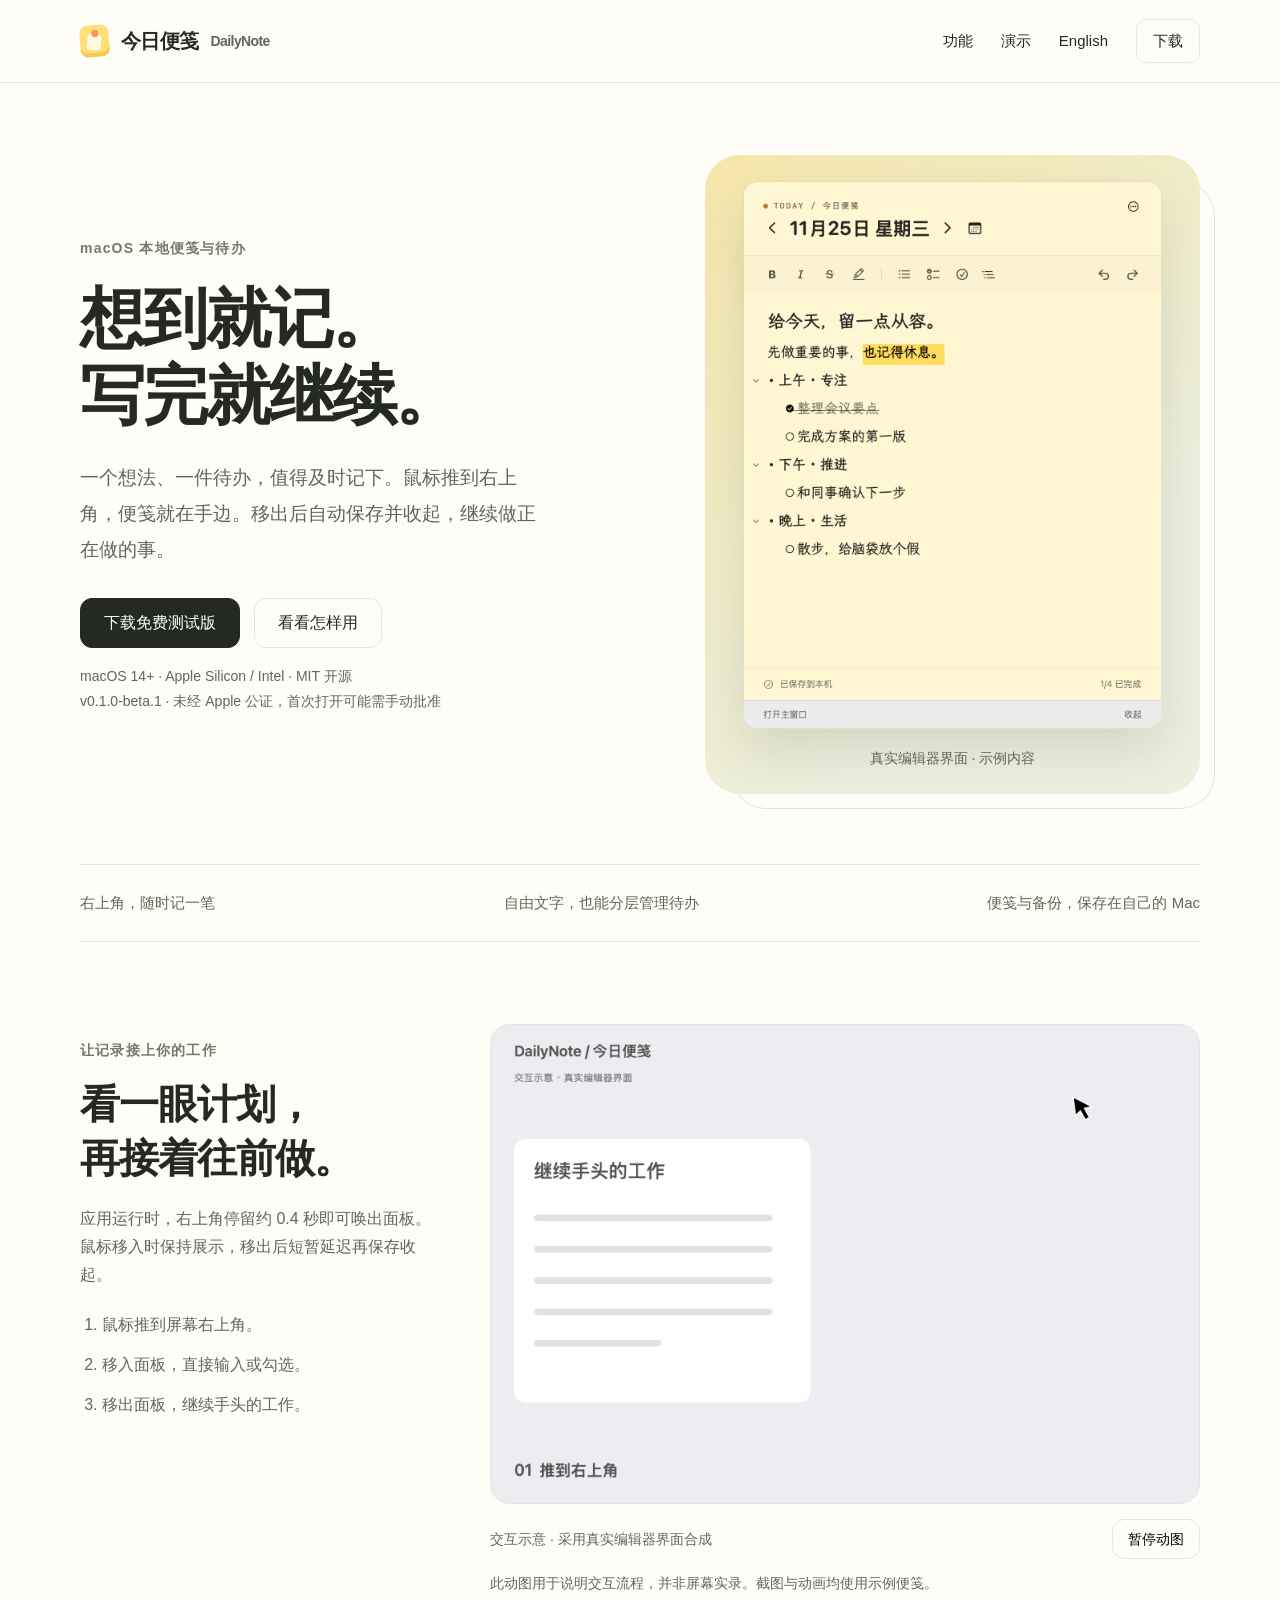
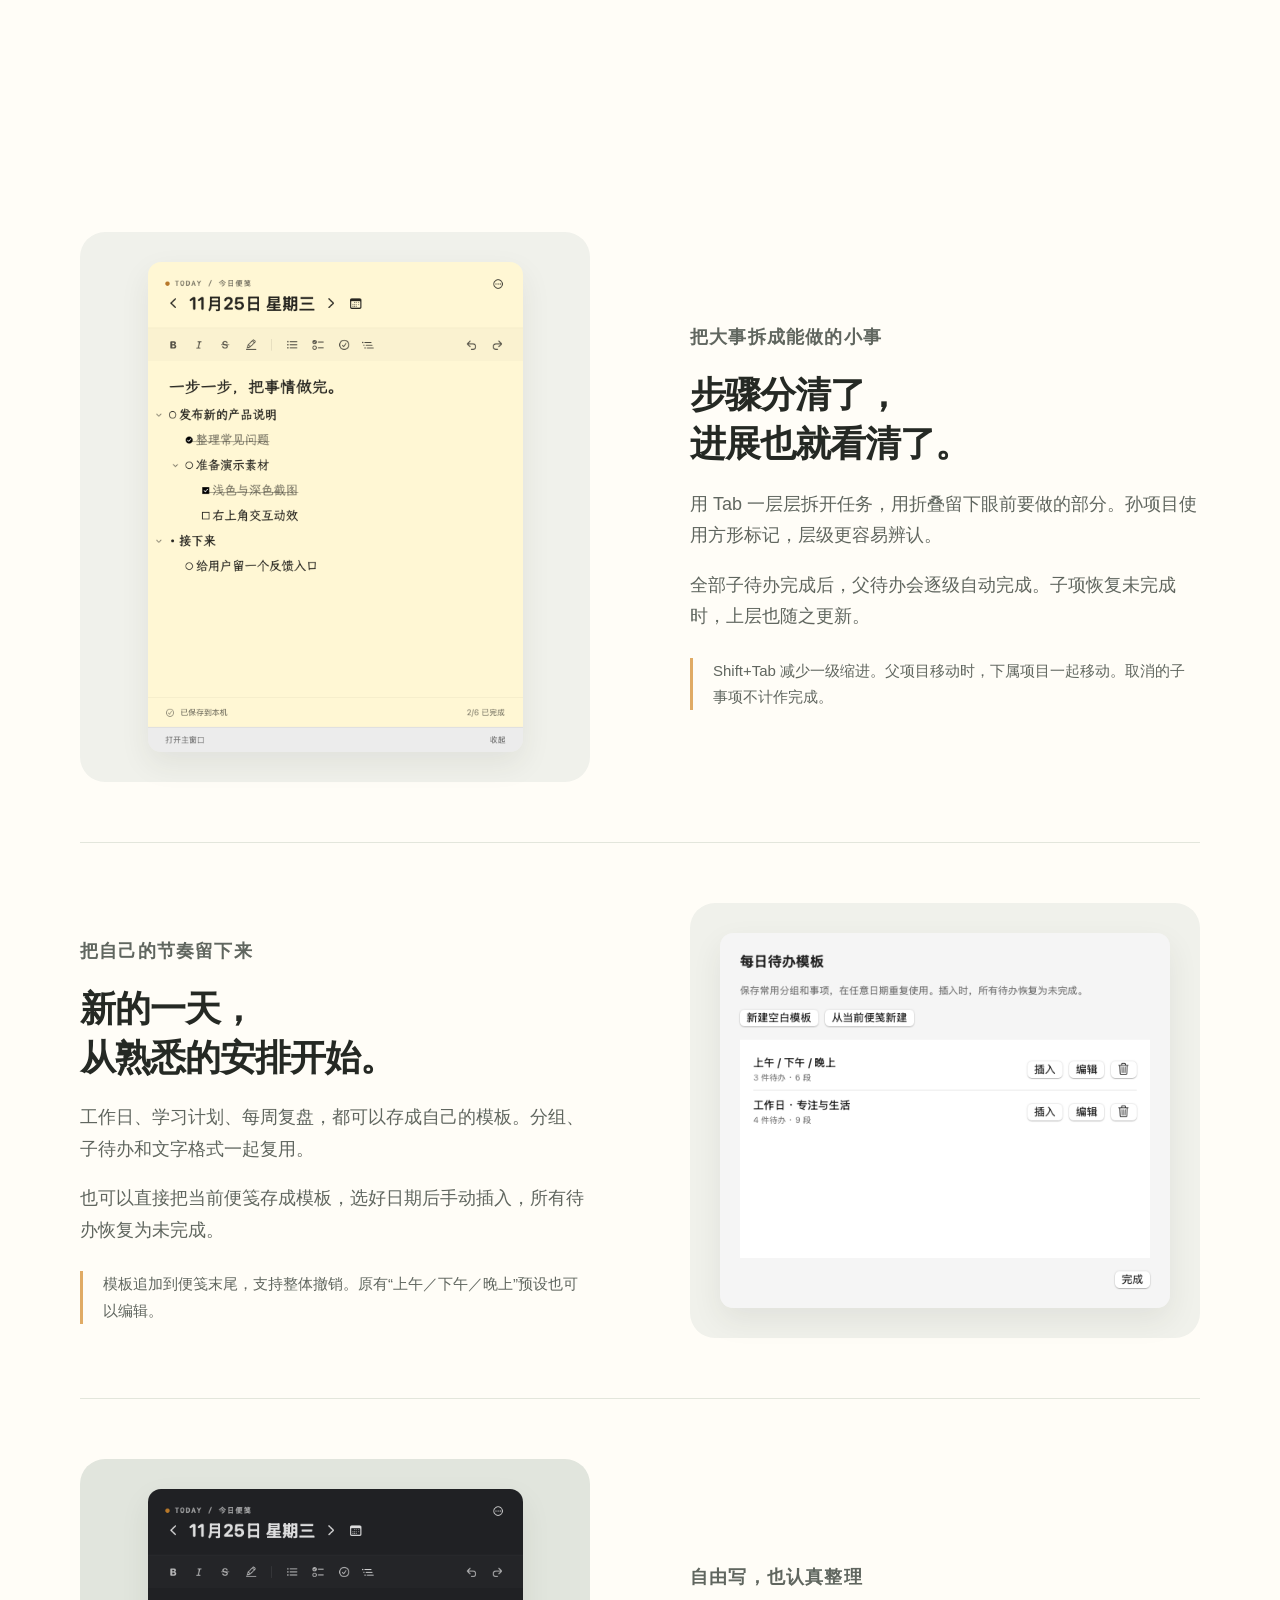
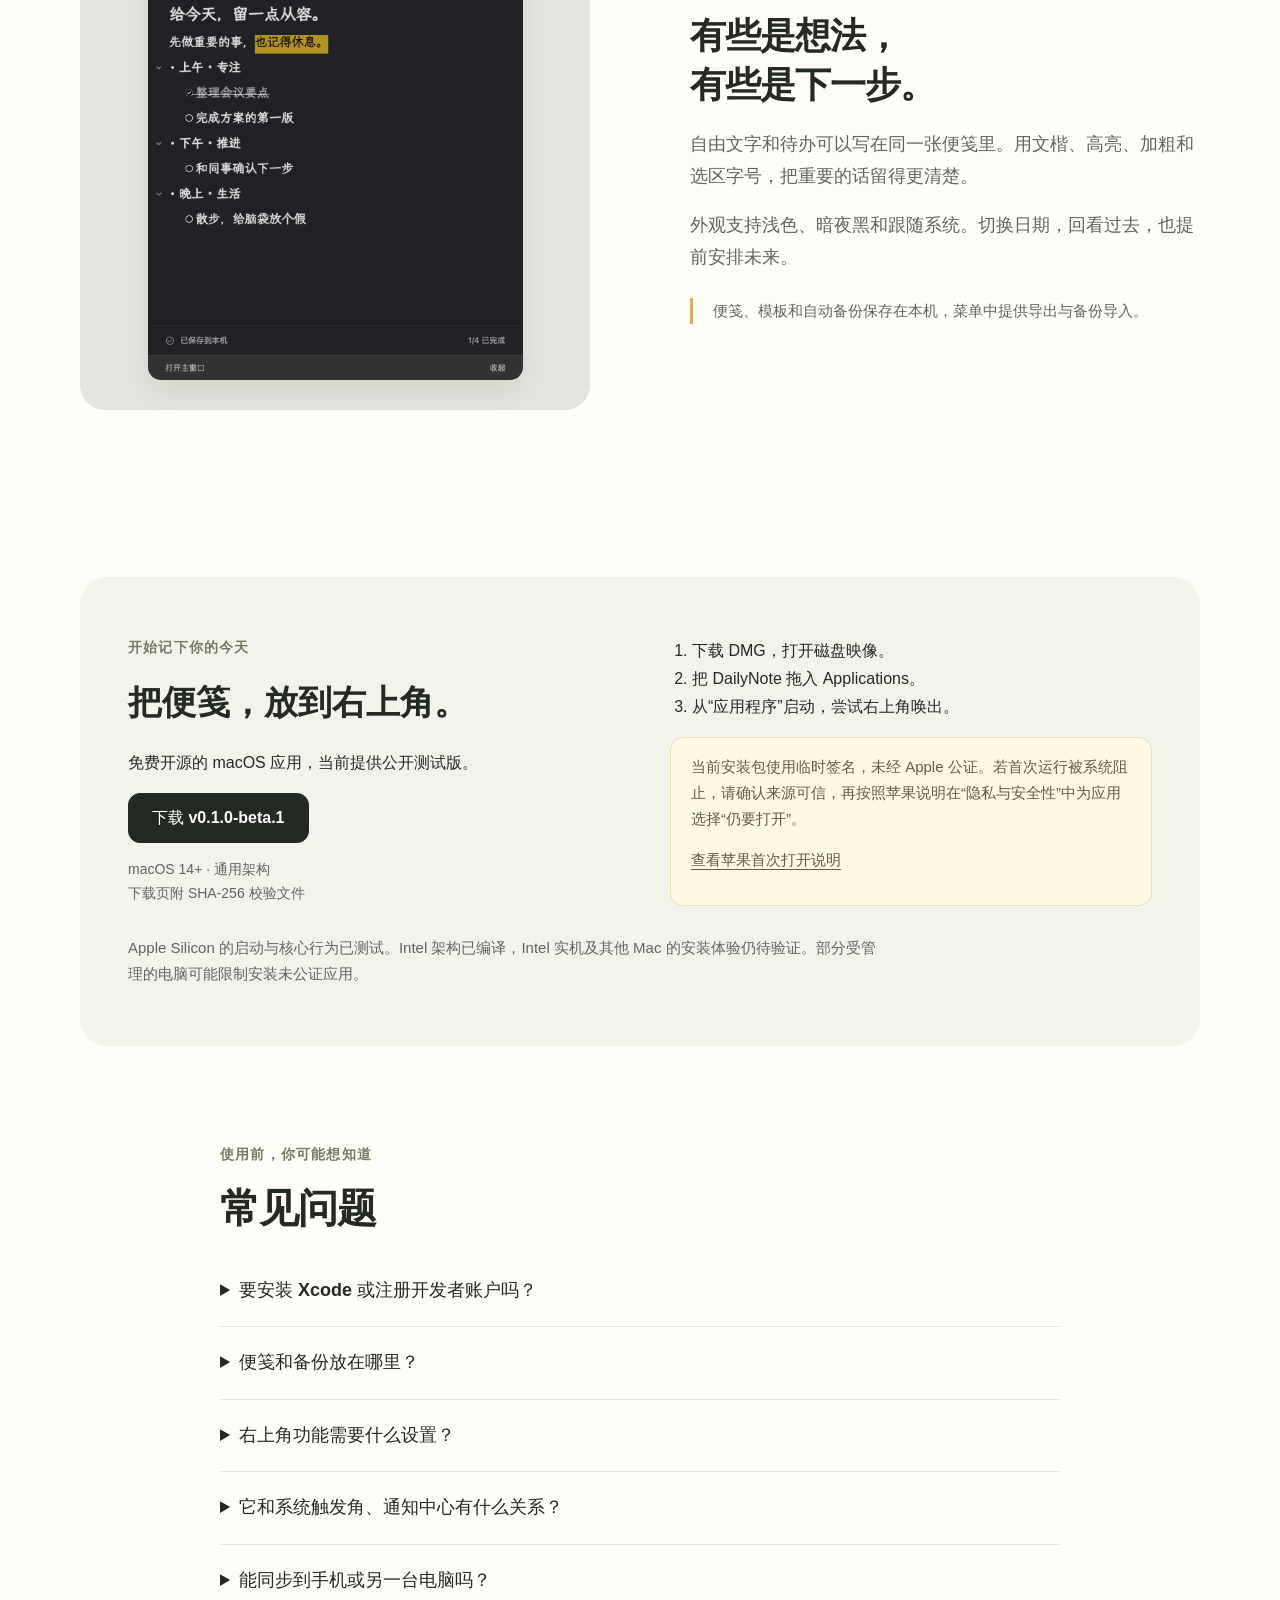
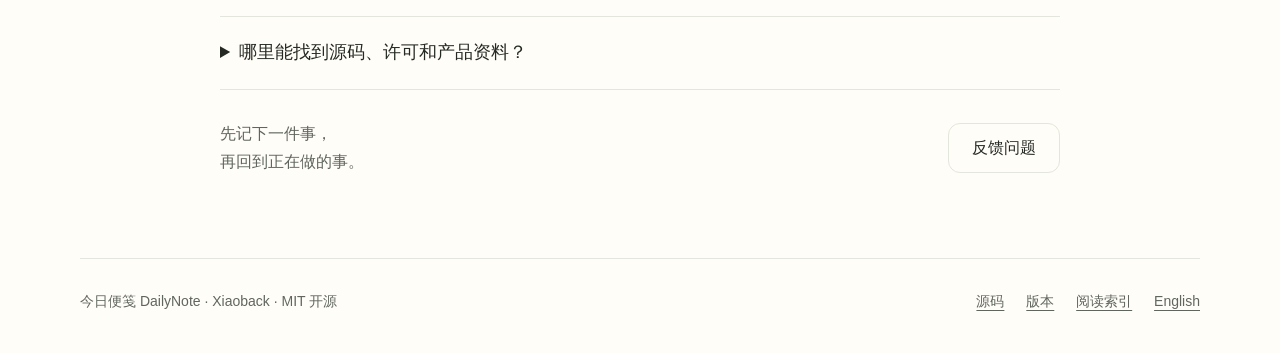
<file: site/index.html>
<!doctype html>
<html lang="zh-CN">
<head>
<meta charset="utf-8">
<meta name="viewport" content="width=device-width,initial-scale=1">
<title>今日便笺 DailyNote · 右上角唤出的 Mac 本地便笺与待办</title>
<meta name="description" content="今日便笺是一款 macOS 本地便笺与待办应用。右上角唤出，移入编辑，移出自动保存收起。支持多级待办、父任务自动完成、自定义每日模板和霞鹜文楷。">
<link rel="canonical" href="https://xiaoback.github.io/DailyNote/">
<link rel="alternate" hreflang="zh-CN" href="https://xiaoback.github.io/DailyNote/">
<link rel="alternate" hreflang="en" href="https://xiaoback.github.io/DailyNote/en/">
<link rel="alternate" hreflang="x-default" href="https://xiaoback.github.io/DailyNote/">
<meta property="og:type" content="website">
<meta property="og:site_name" content="DailyNote · 今日便笺">
<meta property="og:title" content="想到就记，写完就继续。· 今日便笺">
<meta property="og:description" content="右上角唤出的 macOS 本地便笺，支持多级待办和每日模板。">
<meta property="og:url" content="https://xiaoback.github.io/DailyNote/">
<meta property="og:image" content="https://xiaoback.github.io/DailyNote/media/dailynote-light.png">
<meta property="og:locale" content="zh_CN">
<meta name="twitter:card" content="summary_large_image">
<link rel="stylesheet" href="styles.css">
<script src="site.js" defer>
</script>
<script type="application/ld+json">{"@context":"https://schema.org","@type":"SoftwareApplication","@id":"https://xiaoback.github.io/DailyNote/#application","name":"今日便笺 DailyNote","operatingSystem":"macOS 14 or later","applicationCategory":"ProductivityApplication","softwareVersion":"0.1.0-beta.1","inLanguage":"zh-CN","url":"https://xiaoback.github.io/DailyNote/","downloadUrl":"https://github.com/Xiaoback/DailyNote/releases/tag/v0.1.0-beta.1","image":"https://xiaoback.github.io/DailyNote/media/dailynote-light.png","license":"https://github.com/Xiaoback/DailyNote/blob/main/LICENSE","author":{"@type":"Person","name":"Xiaoback","url":"https://github.com/Xiaoback"},"offers":{"@type":"Offer","price":"0","priceCurrency":"USD"},"description":"右上角唤出的 macOS 本地便笺与多级待办，支持富文本、自定义每日模板和父任务自动完成。当前为未公证测试版。"}</script>
</head>
<body>
<a class="skip" href="#main">跳到正文</a>
<header>
<div class="wrap nav">
<a class="brand" href="./">
<span class="mark" aria-hidden="true">
</span>今日便笺 <span class="small">DailyNote</span>
</a>
<nav aria-label="主导航">
<a class="nav-secondary" href="#features">功能</a>
<a class="nav-secondary" href="#demo">演示</a>
<a href="en/" lang="en">English</a>
<a class="nav-download" href="#download">下载</a>
</nav>
</div>
</header>
<main id="main">
<section class="wrap hero" aria-labelledby="hero-title">
<div>
<p class="eyebrow">macOS 本地便笺与待办</p>
<h1 id="hero-title">想到就记。<br>写完就继续。</h1>
<p class="intro">一个想法、一件待办，值得及时记下。鼠标推到右上角，便笺就在手边。移出后自动保存并收起，继续做正在做的事。</p>
<div class="actions">
<a class="button primary" href="https://github.com/Xiaoback/DailyNote/releases/tag/v0.1.0-beta.1">下载免费测试版</a>
<a class="button" href="#demo">看看怎样用</a>
</div>
<p class="small">macOS 14+ · Apple Silicon / Intel · MIT 开源<br>v0.1.0-beta.1 · 未经 Apple 公证，首次打开可能需手动批准</p>
</div>
<div class="hero-visual">
<figure>
<img class="app-shot" src="media/dailynote-light.png" width="520" height="680" alt="今日便笺真实界面，展示文楷、高亮和上午下午晚上待办分组" fetchpriority="high">
<figcaption>真实编辑器界面 · 示例内容</figcaption>
</figure>
</div>
</section>
<div class="wrap promise">
<span>右上角，随时记一笔</span>
<span>自由文字，也能分层管理待办</span>
<span>便笺与备份，保存在自己的 Mac</span>
</div>
<section id="demo" class="wrap section demo-layout" aria-labelledby="demo-title">
<div>
<p class="eyebrow">让记录接上你的工作</p>
<h2 id="demo-title">看一眼计划，<br>再接着往前做。</h2>
<p class="lede">应用运行时，右上角停留约 0.4 秒即可唤出面板。鼠标移入时保持展示，移出后短暂延迟再保存收起。</p>
<ol class="steps">
<li>鼠标推到屏幕右上角。</li>
<li>移入面板，直接输入或勾选。</li>
<li>移出面板，继续手头的工作。</li>
</ol>
</div>
<div>
<div class="demo-frame">
<img data-demo src="media/dailynote-hot-corner-still.png" data-animation="media/dailynote-hot-corner.gif" data-poster="media/dailynote-hot-corner-still.png" width="860" height="580" alt="右上角唤出、移入保持和移出自动收起的交互示意">
<noscript>
<p>完整动图见 <a href="media/dailynote-hot-corner.gif">右上角交互演示</a>。</p>
</noscript>
</div>
<div class="demo-controls">
<span class="small">交互示意 · 采用真实编辑器界面合成</span>
<button hidden class="button" type="button" data-motion-toggle data-pause="暂停动图" data-play="播放动图" aria-pressed="false">播放动图</button>
</div>
<p class="demo-caption">此动图用于说明交互流程，并非屏幕实录。截图与动画均使用示例便笺。</p>
</div>
</section>
<section id="features" class="wrap section" aria-label="便笺的使用场景">
<div class="story">
<div class="story-visual">
<img src="media/dailynote-outline.png" width="520" height="680" loading="lazy" alt="多级待办中圆形父子项目与方形孙项目，各层级可以折叠">
</div>
<div class="story-copy">
<p class="eyebrow">把大事拆成能做的小事</p>
<h2>步骤分清了，<br>进展也就看清了。</h2>
<p>用 Tab 一层层拆开任务，用折叠留下眼前要做的部分。孙项目使用方形标记，层级更容易辨认。</p>
<p>全部子待办完成后，父待办会逐级自动完成。子项恢复未完成时，上层也随之更新。</p>
<div class="feature-note">Shift+Tab 减少一级缩进。父项目移动时，下属项目一起移动。取消的子事项不计作完成。</div>
</div>
</div>
<div class="story flip">
<div class="story-visual templates">
<img src="media/dailynote-templates.png" width="588" height="498" loading="lazy" alt="每日模板管理界面，可新建、编辑和插入个人模板">
</div>
<div class="story-copy">
<p class="eyebrow">把自己的节奏留下来</p>
<h2>新的一天，<br>从熟悉的安排开始。</h2>
<p>工作日、学习计划、每周复盘，都可以存成自己的模板。分组、子待办和文字格式一起复用。</p>
<p>也可以直接把当前便笺存成模板，选好日期后手动插入，所有待办恢复为未完成。</p>
<div class="feature-note">模板追加到便笺末尾，支持整体撤销。原有“上午／下午／晚上”预设也可以编辑。</div>
</div>
</div>
<div class="story">
<div class="story-visual dark">
<img src="media/dailynote-dark.png" width="520" height="680" loading="lazy" alt="今日便笺暗夜黑界面，包含高亮、文楷和待办">
</div>
<div class="story-copy">
<p class="eyebrow">自由写，也认真整理</p>
<h2>有些是想法，<br>有些是下一步。</h2>
<p>自由文字和待办可以写在同一张便笺里。用文楷、高亮、加粗和选区字号，把重要的话留得更清楚。</p>
<p>外观支持浅色、暗夜黑和跟随系统。切换日期，回看过去，也提前安排未来。</p>
<div class="feature-note">便笺、模板和自动备份保存在本机，菜单中提供导出与备份导入。</div>
</div>
</div>
</section>
<section id="download" class="wrap install" aria-labelledby="download-title">
<div class="install-grid">
<div>
<p class="eyebrow">开始记下你的今天</p>
<h2 id="download-title">把便笺，放到右上角。</h2>
<p>免费开源的 macOS 应用，当前提供公开测试版。</p>
<a class="button primary" href="https://github.com/Xiaoback/DailyNote/releases/tag/v0.1.0-beta.1">下载 v0.1.0-beta.1</a>
<p class="small">macOS 14+ · 通用架构<br>下载页附 SHA-256 校验文件</p>
</div>
<div>
<ol>
<li>下载 DMG，打开磁盘映像。</li>
<li>把 DailyNote 拖入 Applications。</li>
<li>从“应用程序”启动，尝试右上角唤出。</li>
</ol>
<div class="notice">当前安装包使用临时签名，未经 Apple 公证。若首次运行被系统阻止，请确认来源可信，再按照苹果说明在“隐私与安全性”中为应用选择“仍要打开”。<p>
<a href="https://support.apple.com/zh-cn/102445">查看苹果首次打开说明</a>
</p>
</div>
</div>
</div>
<p class="trust">Apple Silicon 的启动与核心行为已测试。Intel 架构已编译，Intel 实机及其他 Mac 的安装体验仍待验证。部分受管理的电脑可能限制安装未公证应用。</p>
</section>
<section id="faq" class="wrap section">
<div class="faq">
<p class="eyebrow">使用前，你可能想知道</p>
<h2>常见问题</h2>
<details>
<summary>要安装 Xcode 或注册开发者账户吗？</summary>
<p>使用已经编译好的 DMG 安装包时无需 Xcode 或开发者账户。从源码自行构建时需要完整 Xcode 和命令行工具。</p>
</details>
<details>
<summary>便笺和备份放在哪里？</summary>
<p>保存在本机的以下目录。删除目录前，请先通过应用菜单导出或备份数据。</p>
<p class="data-path">~/Library/Application Support/DailyNote/</p>
</details>
<details>
<summary>右上角功能需要什么设置？</summary>
<p>启动应用后即可使用。可以在应用菜单中开启或关闭“右上角触发便笺”。按 ⌘Q 退出后，触发停止，下次使用时从 Applications 启动。当前版本未自动配置登录启动。</p>
</details>
<details>
<summary>它和系统触发角、通知中心有什么关系？</summary>
<p>右上角唤出由今日便笺在运行期间提供，打开的是可直接编辑的应用面板。公开安装包未包含通知中心小组件，也未在系统触发角设置中新增动作。</p>
</details>
<details>
<summary>能同步到手机或另一台电脑吗？</summary>
<p>当前版本支持本机记录和手动备份迁移。云同步、手机端和团队协作尚未提供，界面语言为中文。</p>
</details>
<details>
<summary>哪里能找到源码、许可和产品资料？</summary>
<p>
<a href="https://github.com/Xiaoback/DailyNote">GitHub 仓库</a> 提供 MIT 许可源码。字体使用 SIL OFL 1.1。<a href="facts.md">产品事实文档</a> 与 <a href="product.json">结构化信息</a> 列出了功能及限制，供阅读和引用。</p>
</details>
<div class="download-tail">
<p>先记下一件事，<br>再回到正在做的事。</p>
<a class="button" href="https://github.com/Xiaoback/DailyNote/issues">反馈问题</a>
</div>
</div>
</section>
</main>
<footer class="wrap footer">
<div>今日便笺 DailyNote · Xiaoback · MIT 开源</div>
<div>
<a href="https://github.com/Xiaoback/DailyNote">源码</a>
<a href="https://github.com/Xiaoback/DailyNote/releases">版本</a>
<a href="llms.txt">阅读索引</a>
<a href="en/" lang="en">English</a>
</div>
</footer>
</body>
</html>
</file>
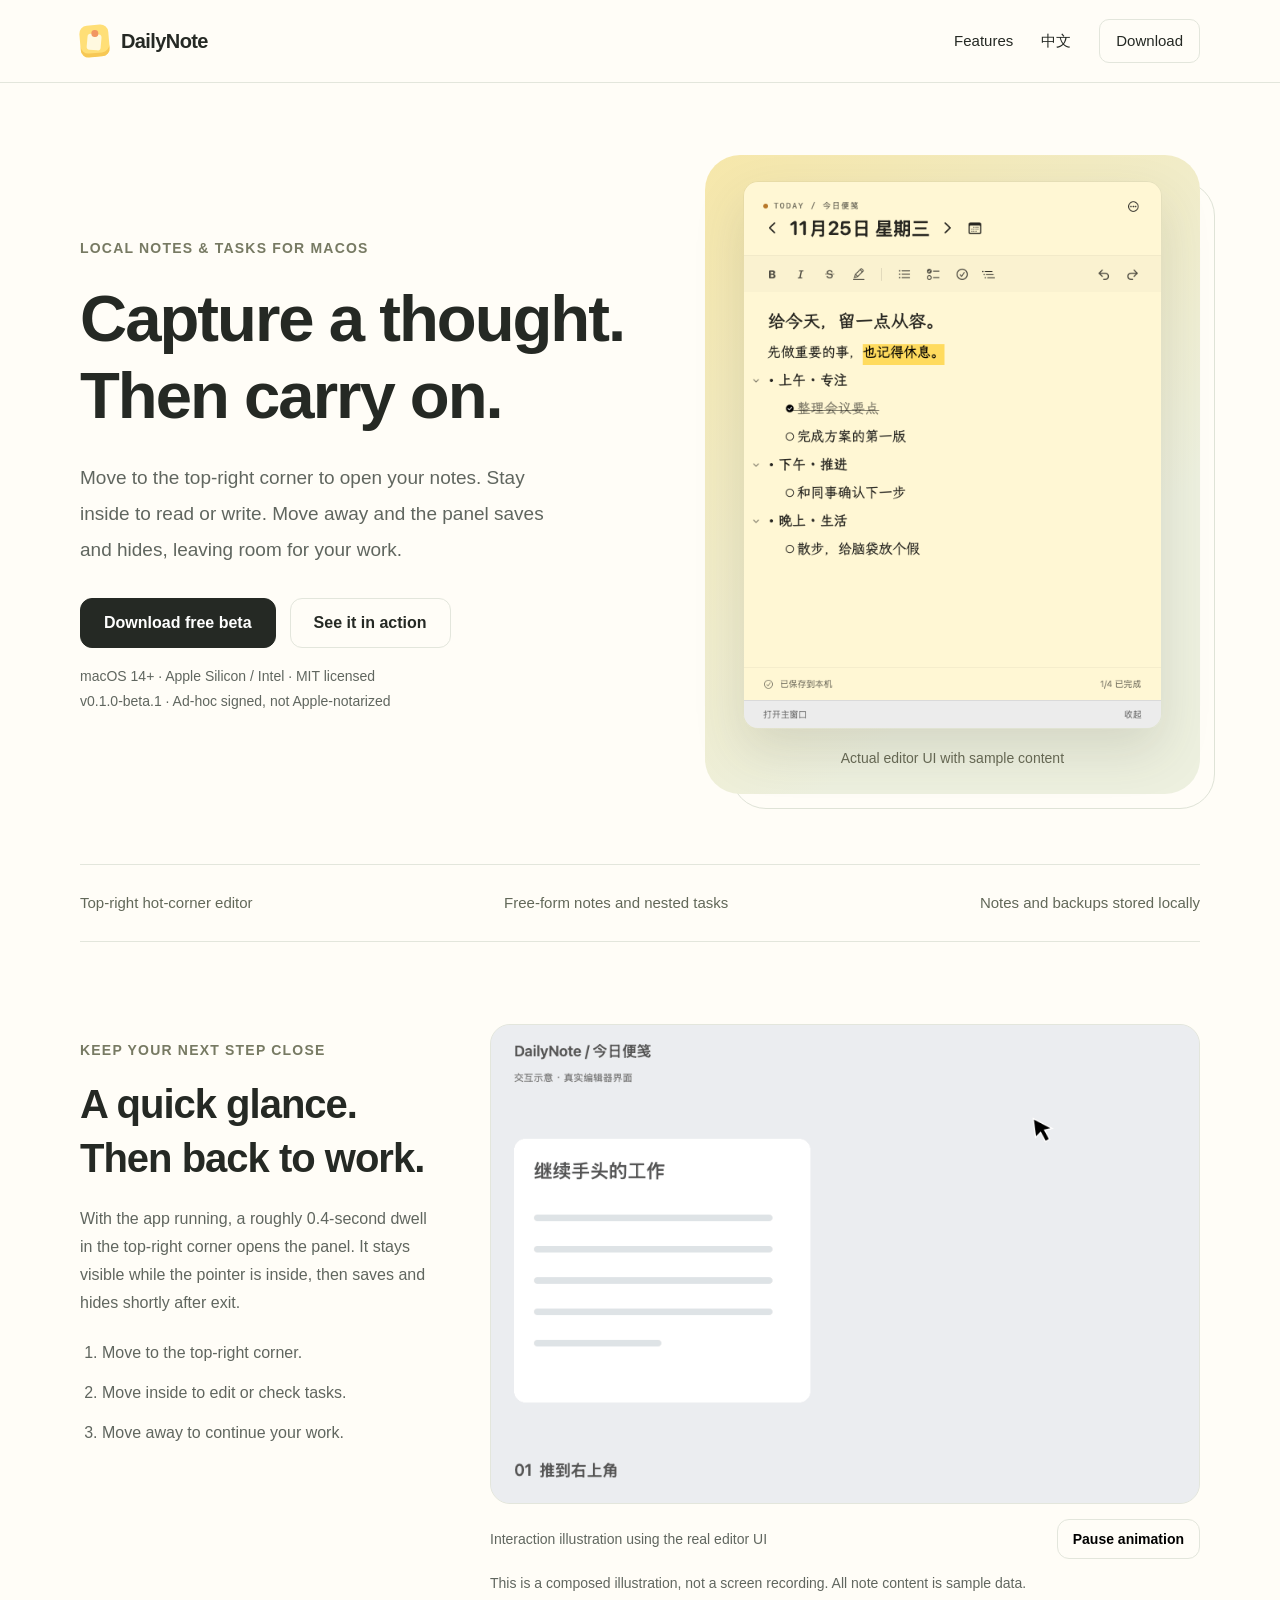
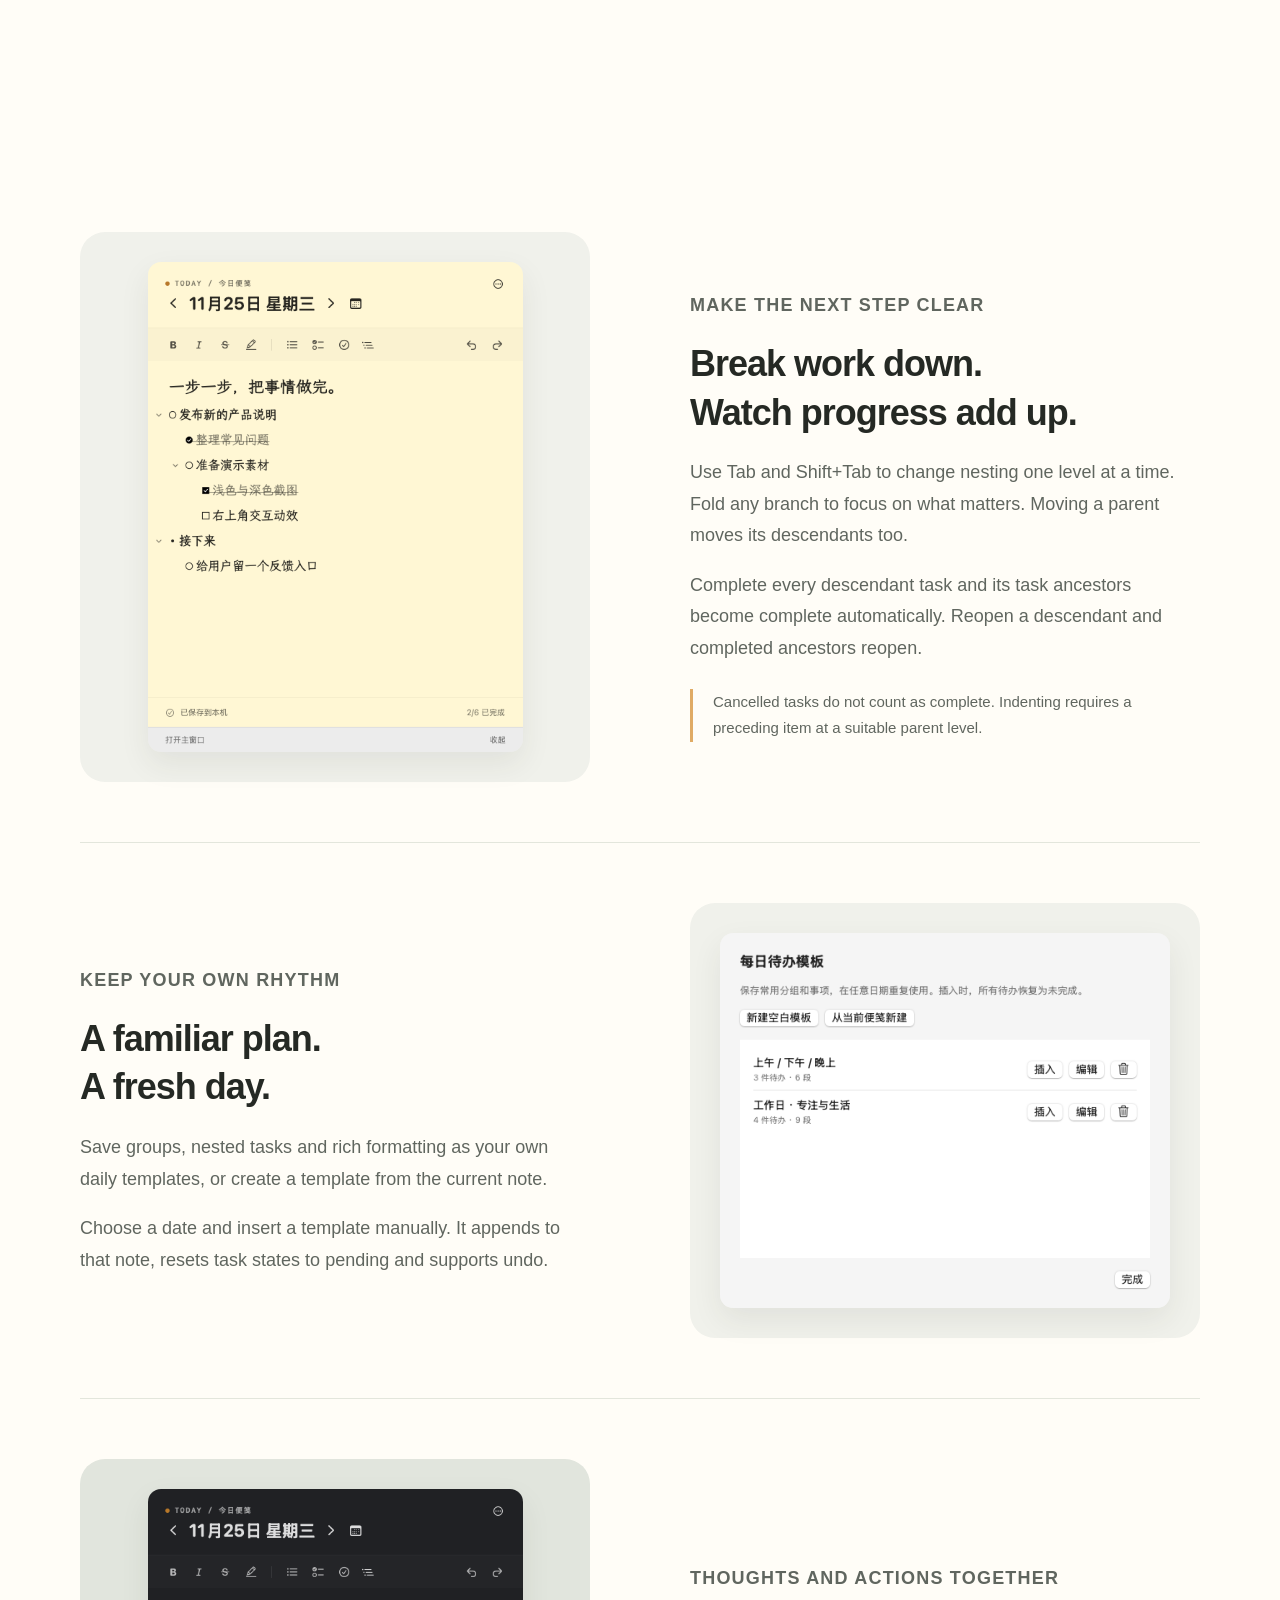
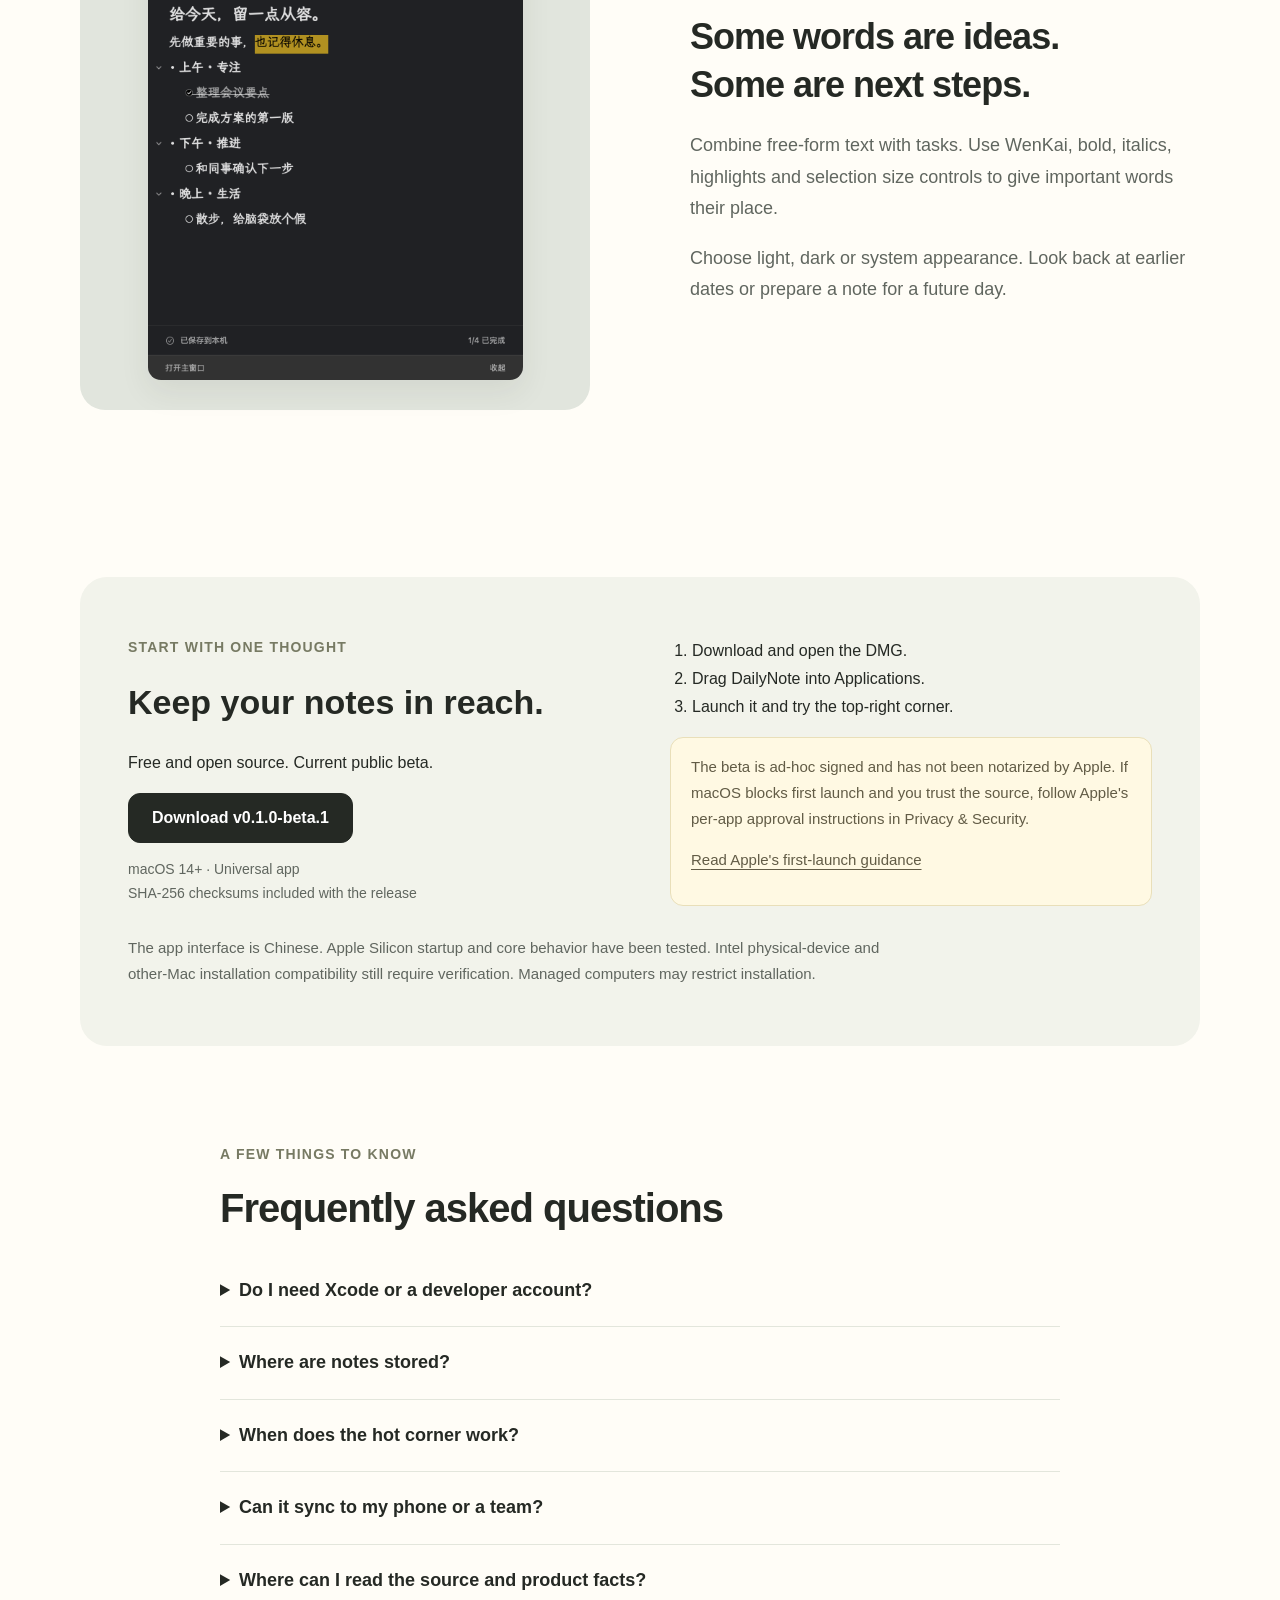
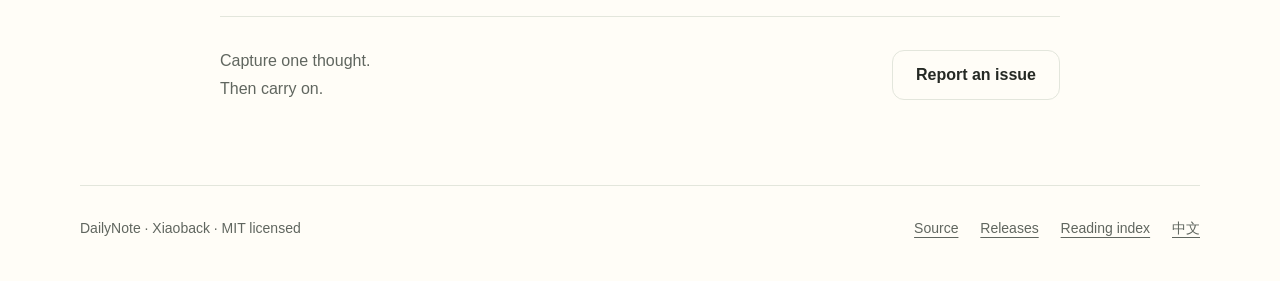
<file: site/en/index.html>
<!doctype html>
<html lang="en">
<head>
<meta charset="utf-8">
<meta name="viewport" content="width=device-width,initial-scale=1">
<title>DailyNote by Xiaoback · Local macOS notes from a hot corner</title>
<meta name="description" content="Capture thoughts from the top-right corner of your Mac. DailyNote offers local rich-text notes, nested tasks, automatic parent completion and custom daily templates.">
<link rel="canonical" href="https://xiaoback.github.io/DailyNote/en/">
<link rel="alternate" hreflang="zh-CN" href="https://xiaoback.github.io/DailyNote/">
<link rel="alternate" hreflang="en" href="https://xiaoback.github.io/DailyNote/en/">
<link rel="alternate" hreflang="x-default" href="https://xiaoback.github.io/DailyNote/">
<meta property="og:type" content="website">
<meta property="og:title" content="DailyNote · Capture a thought, then carry on">
<meta property="og:description" content="A local macOS notes and tasks app with a top-right hot-corner editor.">
<meta property="og:url" content="https://xiaoback.github.io/DailyNote/en/">
<meta property="og:image" content="https://xiaoback.github.io/DailyNote/media/dailynote-light.png">
<meta name="twitter:card" content="summary_large_image">
<link rel="stylesheet" href="../styles.css">
<script src="../site.js" defer>
</script>
</head>
<body>
<a class="skip" href="#main">Skip to content</a>
<header>
<div class="wrap nav">
<a class="brand" href="./">
<span class="mark" aria-hidden="true">
</span>DailyNote</a>
<nav aria-label="Main navigation">
<a class="nav-secondary" href="#features">Features</a>
<a href="../" lang="zh-CN">中文</a>
<a class="nav-download" href="#download">Download</a>
</nav>
</div>
</header>
<main id="main">
<section class="wrap hero">
<div>
<p class="eyebrow">LOCAL NOTES & TASKS FOR MACOS</p>
<h1>Capture a thought.<br>Then carry on.</h1>
<p class="intro">Move to the top-right corner to open your notes. Stay inside to read or write. Move away and the panel saves and hides, leaving room for your work.</p>
<div class="actions">
<a class="button primary" href="https://github.com/Xiaoback/DailyNote/releases/tag/v0.1.0-beta.1">Download free beta</a>
<a class="button" href="#demo">See it in action</a>
</div>
<p class="small">macOS 14+ · Apple Silicon / Intel · MIT licensed<br>v0.1.0-beta.1 · Ad-hoc signed, not Apple-notarized</p>
</div>
<div class="hero-visual">
<figure>
<img class="app-shot" src="../media/dailynote-light.png" width="520" height="680" alt="Actual DailyNote editor showing daily groups, highlights and tasks in Chinese" fetchpriority="high">
<figcaption>Actual editor UI with sample content</figcaption>
</figure>
</div>
</section>
<div class="wrap promise">
<span>Top-right hot-corner editor</span>
<span>Free-form notes and nested tasks</span>
<span>Notes and backups stored locally</span>
</div>
<section id="demo" class="wrap section demo-layout">
<div>
<p class="eyebrow">KEEP YOUR NEXT STEP CLOSE</p>
<h2>A quick glance.<br>Then back to work.</h2>
<p class="lede">With the app running, a roughly 0.4-second dwell in the top-right corner opens the panel. It stays visible while the pointer is inside, then saves and hides shortly after exit.</p>
<ol class="steps">
<li>Move to the top-right corner.</li>
<li>Move inside to edit or check tasks.</li>
<li>Move away to continue your work.</li>
</ol>
</div>
<div>
<div class="demo-frame">
<img data-demo src="../media/dailynote-hot-corner-still.png" data-animation="../media/dailynote-hot-corner.gif" data-poster="../media/dailynote-hot-corner-still.png" width="860" height="580" alt="Illustration of opening DailyNote, keeping it visible and hiding it on pointer exit">
<noscript>
<a href="../media/dailynote-hot-corner.gif">View interaction animation</a>
</noscript>
</div>
<div class="demo-controls">
<span class="small">Interaction illustration using the real editor UI</span>
<button hidden class="button" type="button" data-motion-toggle data-pause="Pause animation" data-play="Play animation" aria-pressed="false">Play animation</button>
</div>
<p class="demo-caption">This is a composed illustration, not a screen recording. All note content is sample data.</p>
</div>
</section>
<section id="features" class="wrap section">
<div class="story">
<div class="story-visual">
<img src="../media/dailynote-outline.png" width="520" height="680" loading="lazy" alt="Nested tasks with circular parents and square grandchild markers">
</div>
<div class="story-copy">
<p class="eyebrow">MAKE THE NEXT STEP CLEAR</p>
<h2>Break work down.<br>Watch progress add up.</h2>
<p>Use Tab and Shift+Tab to change nesting one level at a time. Fold any branch to focus on what matters. Moving a parent moves its descendants too.</p>
<p>Complete every descendant task and its task ancestors become complete automatically. Reopen a descendant and completed ancestors reopen.</p>
<div class="feature-note">Cancelled tasks do not count as complete. Indenting requires a preceding item at a suitable parent level.</div>
</div>
</div>
<div class="story flip">
<div class="story-visual templates">
<img src="../media/dailynote-templates.png" width="588" height="498" loading="lazy" alt="Daily template manager with create, edit and insert controls">
</div>
<div class="story-copy">
<p class="eyebrow">KEEP YOUR OWN RHYTHM</p>
<h2>A familiar plan.<br>A fresh day.</h2>
<p>Save groups, nested tasks and rich formatting as your own daily templates, or create a template from the current note.</p>
<p>Choose a date and insert a template manually. It appends to that note, resets task states to pending and supports undo.</p>
</div>
</div>
<div class="story">
<div class="story-visual dark">
<img src="../media/dailynote-dark.png" width="520" height="680" loading="lazy" alt="DailyNote dark appearance with WenKai font and highlighted text">
</div>
<div class="story-copy">
<p class="eyebrow">THOUGHTS AND ACTIONS TOGETHER</p>
<h2>Some words are ideas.<br>Some are next steps.</h2>
<p>Combine free-form text with tasks. Use WenKai, bold, italics, highlights and selection size controls to give important words their place.</p>
<p>Choose light, dark or system appearance. Look back at earlier dates or prepare a note for a future day.</p>
</div>
</div>
</section>
<section id="download" class="wrap install">
<div class="install-grid">
<div>
<p class="eyebrow">START WITH ONE THOUGHT</p>
<h2>Keep your notes in reach.</h2>
<p>Free and open source. Current public beta.</p>
<a class="button primary" href="https://github.com/Xiaoback/DailyNote/releases/tag/v0.1.0-beta.1">Download v0.1.0-beta.1</a>
<p class="small">macOS 14+ · Universal app<br>SHA-256 checksums included with the release</p>
</div>
<div>
<ol>
<li>Download and open the DMG.</li>
<li>Drag DailyNote into Applications.</li>
<li>Launch it and try the top-right corner.</li>
</ol>
<div class="notice">The beta is ad-hoc signed and has not been notarized by Apple. If macOS blocks first launch and you trust the source, follow Apple's per-app approval instructions in Privacy & Security.<p>
<a href="https://support.apple.com/en-us/102445">Read Apple's first-launch guidance</a>
</p>
</div>
</div>
</div>
<p class="trust">The app interface is Chinese. Apple Silicon startup and core behavior have been tested. Intel physical-device and other-Mac installation compatibility still require verification. Managed computers may restrict installation.</p>
</section>
<section class="wrap section">
<div class="faq">
<p class="eyebrow">A FEW THINGS TO KNOW</p>
<h2>Frequently asked questions</h2>
<details>
<summary>Do I need Xcode or a developer account?</summary>
<p>Using the prebuilt DMG requires neither. Building from source requires full Xcode and command-line tools.</p>
</details>
<details>
<summary>Where are notes stored?</summary>
<p>Notes, templates, settings and automatic backups are stored locally. Export and backup-import controls are available in the app menu.</p>
<p class="data-path">~/Library/Application Support/DailyNote/</p>
</details>
<details>
<summary>When does the hot corner work?</summary>
<p>While the app is running. Toggle it in the app menu. Quitting with Command-Q stops the trigger. Automatic login launch is not configured.</p>
</details>
<details>
<summary>Can it sync to my phone or a team?</summary>
<p>The current release supports local notes and manual backup migration. Cloud sync, mobile apps and team collaboration are not available. The public app does not include a Notification Center widget.</p>
</details>
<details>
<summary>Where can I read the source and product facts?</summary>
<p>Find the MIT-licensed source on <a href="https://github.com/Xiaoback/DailyNote">GitHub</a>. The WenKai font is licensed under SIL OFL 1.1. <a href="../product.json">Structured product facts</a> summarize capabilities and current limitations.</p>
</details>
<div class="download-tail">
<p>Capture one thought.<br>Then carry on.</p>
<a class="button" href="https://github.com/Xiaoback/DailyNote/issues">Report an issue</a>
</div>
</div>
</section>
</main>
<footer class="wrap footer">
<div>DailyNote · Xiaoback · MIT licensed</div>
<div>
<a href="https://github.com/Xiaoback/DailyNote">Source</a>
<a href="https://github.com/Xiaoback/DailyNote/releases">Releases</a>
<a href="../llms.txt">Reading index</a>
<a href="../" lang="zh-CN">中文</a>
</div>
</footer>
</body>
</html>
</file>
<file: site/styles.css>
:root{
  color-scheme:light;
  --paper:#fffdf7;
  --ink:#252924;
  --muted:#60665f;
  --line:#e3e6dc;
  --cream:#fff2b6;
  --accent:#d57238;
  --radius:22px;
  font-family:-apple-system,BlinkMacSystemFont,"PingFang SC","Microsoft YaHei",sans-serif;
  font-size:16px
}
*{
  box-sizing:border-box
}
html{
  scroll-behavior:smooth;
  scroll-padding-top:90px
}
body{
  margin:0;
  background:var(--paper);
  color:var(--ink);
  line-height:1.75
}
a{
  color:inherit;
  text-underline-offset:4px
}
button{
  font:inherit
}
img{
  max-width:100%;
  height:auto;
  display:block
}
a:focus-visible,button:focus-visible,summary:focus-visible{
  outline:3px solid #b85622;
  outline-offset:5px
}
.wrap{
  width:min(1120px,calc(100% - 48px));
  margin:auto
}
.skip{
  position:absolute;
  top:-100px;
  left:24px;
  background:#fff;
  padding:12px;
  z-index:5
}
.skip:focus{
  top:12px
}
header{
  border-bottom:1px solid var(--line);
  background:rgba(255,253,247,.96)
}
.nav{
  min-height:82px;
  display:flex;
  align-items:center;
  justify-content:space-between;
  gap:24px
}
.brand{
  display:flex;
  align-items:center;
  gap:12px;
  text-decoration:none;
  font-size:20px;
  font-weight:700;
  letter-spacing:-.6px
}
.mark{
  width:29px;
  height:32px;
  border-radius:8px;
  background:#ffdf77;
  box-shadow:inset 0 -4px 0 #f7c855;
  position:relative;
  transform:rotate(-5deg)
}
.mark:before{
  content:"";
  position:absolute;
  width:14px;
  height:16px;
  left:7px;
  top:9px;
  border-radius:3px;
  background:#fff9df;
  transform:rotate(10deg)
}
.mark:after{
  content:"";
  position:absolute;
  width:7px;
  height:7px;
  border-radius:50%;
  background:#f19661;
  left:12px;
  top:5px
}
nav{
  display:flex;
  align-items:center;
  gap:28px;
  font-size:15px
}
nav a{
  text-decoration:none
}
nav a:hover{
  text-decoration:underline
}
.nav-download{
  padding:8px 16px;
  border:1px solid var(--line);
  border-radius:10px
}
.eyebrow{
  font-size:14px;
  letter-spacing:1.2px;
  color:#777a63;
  font-weight:600
}
.hero{
  display:grid;
  grid-template-columns:1.1fr 1fr;
  align-items:center;
  gap:80px;
  padding:72px 0 70px
}
.hero h1{
  font-size:clamp(42px,5.1vw,67px);
  line-height:1.18;
  letter-spacing:-2px;
  font-weight:650;
  margin:20px 0 26px
}
.hero .intro{
  font-size:19px;
  max-width:470px;
  color:var(--muted);
  line-height:1.9
}
.actions{
  display:flex;
  align-items:center;
  gap:14px;
  flex-wrap:wrap;
  margin:30px 0 16px
}
.button{
  display:inline-flex;
  align-items:center;
  justify-content:center;
  min-height:49px;
  padding:10px 23px;
  border-radius:12px;
  text-decoration:none;
  border:1px solid var(--line);
  background:transparent;
  cursor:pointer;
  font-size:16px;
  font-weight:550
}
.primary{
  background:var(--ink);
  color:white;
  border-color:var(--ink)
}
.primary:hover{
  background:#41483c
}
.button:hover{
  box-shadow:0 3px 12px #25292412
}
.small{
  font-size:14px;
  color:var(--muted)
}
.hero-visual{
  padding:26px 38px 24px;
  border-radius:35px;
  background:linear-gradient(140deg,#f6e7aa,#edf0df 70%);
  position:relative
}
.hero-visual:before{
  position:absolute;
  content:"";
  inset:26px -15px -15px 26px;
  border:1px solid #dfe3d7;
  border-radius:35px;
  z-index:-1
}
.app-shot{
  border-radius:15px;
  box-shadow:0 22px 50px #45452e25;
  overflow:hidden;
  border:1px solid #3c3d3212
}
.hero-visual figcaption{
  margin-top:17px;
  text-align:center;
  font-size:14px;
  color:#646652
}
.hero-visual figure{
  margin:0
}
.promise{
  display:flex;
  justify-content:space-between;
  gap:30px;
  padding:25px 0;
  border-top:1px solid var(--line);
  border-bottom:1px solid var(--line);
  color:#626859;
  font-size:15px
}
.section{
  padding:82px 0
}
.section h2{
  font-size:clamp(28px,3.5vw,40px);
  letter-spacing:-1px;
  line-height:1.35;
  margin:12px 0 20px
}
.lede{
  font-size:18px;
  color:var(--muted);
  max-width:680px
}
.demo-layout{
  display:grid;
  grid-template-columns:1fr 2fr;
  gap:55px;
  align-items:start
}
.demo-layout .lede{
  font-size:16px
}
.demo-frame{
  background:#eceeef;
  border:1px solid var(--line);
  border-radius:20px;
  overflow:hidden
}
.demo-frame img{
  width:100%;
  aspect-ratio:860/580;
  object-fit:contain
}
.demo-controls{
  display:flex;
  align-items:center;
  justify-content:space-between;
  gap:12px;
  margin-top:15px
}
.demo-controls button{
  font-size:14px;
  padding:7px 15px;
  min-height:40px
}
.demo-caption{
  font-size:14px;
  color:var(--muted);
  margin:12px 0
}
.steps{
  padding-left:22px;
  color:var(--muted);
  font-size:16px
}
.steps li{
  padding:6px 0
}
.story{
  display:grid;
  grid-template-columns:1fr 1fr;
  align-items:center;
  gap:100px;
  padding:60px 0
}
.story+.story{
  border-top:1px solid var(--line)
}
.story.flip .story-visual{
  order:2
}
.story-visual{
  padding:30px;
  border-radius:25px;
  background:#f0f1eb
}
.story-visual img{
  width:min(100%,375px);
  margin:auto;
  border-radius:13px;
  box-shadow:0 12px 30px #30382b14
}
.story-visual.templates img{
  width:100%
}
.story-visual.dark{
  background:#e1e5dd
}
.story-copy p{
  font-size:18px;
  color:var(--muted)
}
.story-copy h2{
  font-size:36px
}
.feature-note{
  border-left:3px solid #e0ab65;
  padding-left:20px;
  font-size:15px;
  color:var(--muted);
  margin-top:25px
}
.install{
  background:#f2f3eb;
  border-radius:27px;
  padding:44px 48px;
  margin:25px auto 0
}
.install-grid{
  display:grid;
  grid-template-columns:1fr 1fr;
  gap:60px
}
.install h2{
  font-size:34px;
  margin:10px 0
}
.notice{
  background:#fff9e3;
  padding:16px 20px;
  border-radius:13px;
  font-size:15px;
  color:#625c46;
  border:1px solid #e9dfb9
}
.install ol{
  padding-left:22px
}
.faq{
  max-width:840px;
  margin:auto
}
.faq details{
  border-bottom:1px solid var(--line);
  padding:20px 0
}
.faq summary{
  font-size:18px;
  cursor:pointer;
  font-weight:550
}
.faq details p{
  color:var(--muted);
  font-size:16px;
  margin:15px 0 0
}
.data-path{
  font-family:ui-monospace,monospace;
  overflow-wrap:anywhere;
  font-size:14px;
  background:#f0f1eb;
  padding:10px;
  border-radius:7px
}
.footer{
  border-top:1px solid var(--line);
  padding:30px 0 40px;
  font-size:14px;
  color:var(--muted);
  display:flex;
  justify-content:space-between;
  gap:24px
}
.footer a{
  margin-left:18px
}
.section-head{
  max-width:650px;
  margin-bottom:40px
}
.trust{
  font-size:15px;
  color:var(--muted);
  max-width:760px
}
.download-tail{
  display:flex;
  justify-content:space-between;
  align-items:center;
  gap:25px;
  padding-top:30px
}
.download-tail p{
  margin:0;
  color:var(--muted)
}
[hidden]{
  display:none!important
}
@media(max-width:850px){
  .hero{
  gap:35px
}
.hero-visual{
  padding:18px
}
.story{
  gap:45px
}
.demo-layout{
  grid-template-columns:1fr;
  gap:20px
}
.install-grid{
  gap:30px
}
.promise{
  gap:18px;
  flex-wrap:wrap
}

}
@media(max-width:620px){
  .wrap{
  width:calc(100% - 36px)
}
.nav{
  min-height:72px;
  gap:15px
}
.brand{
  font-size:18px
}
nav{
  gap:15px;
  font-size:14px
}
.nav-secondary{
  display:none
}
.nav-download{
  padding:6px 10px
}
.hero{
  grid-template-columns:1fr;
  padding-top:42px;
  gap:35px
}
.hero h1{
  font-size:49px;
  letter-spacing:-1.5px
}
.hero .intro{
  font-size:18px
}
.hero-visual{
  max-width:390px;
  margin:auto;
  padding:23px
}
.promise{
  font-size:14px;
  justify-content:flex-start;
  gap:10px 24px
}
.section{
  padding:54px 0
}
.story{
  grid-template-columns:1fr;
  gap:27px;
  padding:40px 0
}
.story.flip .story-visual{
  order:0
}
.story-copy h2{
  font-size:30px
}
.story-visual{
  padding:22px
}
.install{
  padding:28px 23px;
  border-radius:20px
}
.install-grid{
  grid-template-columns:1fr;
  gap:18px
}
.install h2{
  font-size:29px
}
.download-tail{
  align-items:start;
  flex-direction:column
}
.footer{
  flex-direction:column;
  gap:12px
}
.footer a{
  margin:0 16px 0 0
}
.demo-controls{
  align-items:start;
  flex-direction:column
}

}
@media(prefers-reduced-motion:reduce){
  html{
  scroll-behavior:auto
}

}

.hero > *, .story > *, .install-grid > * {
  min-width: 0;
}
@media (max-width: 620px) {
  .brand .small {
    display: none;
  }
}
</file>
